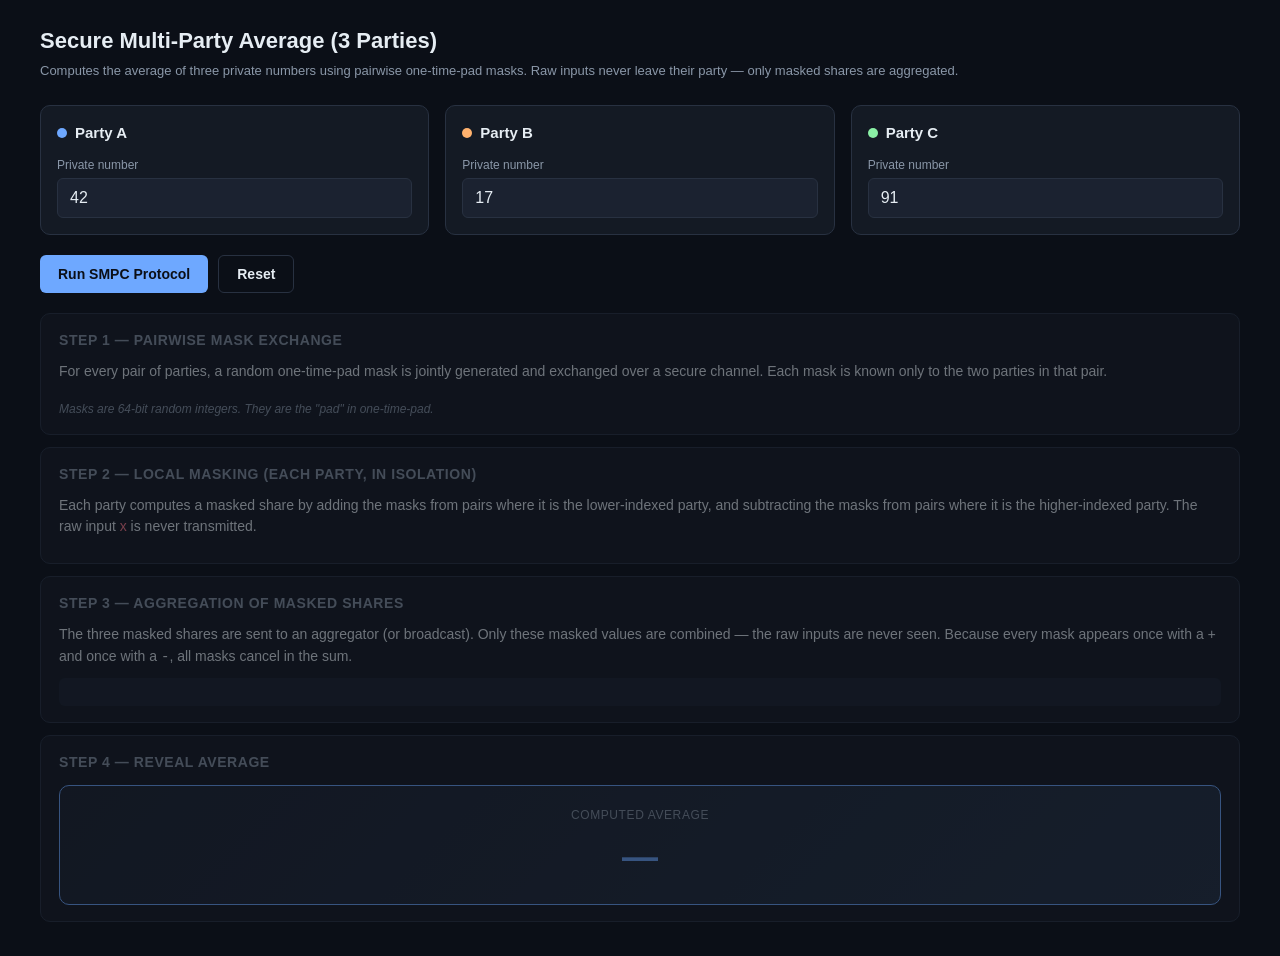
<file: index.html>
<!DOCTYPE html>
<html lang="en">
<head>
<meta charset="UTF-8">
<title>SMPC Average — Pairwise OTP Masking</title>
<style>
  :root {
    --bg: #0b0f17;
    --panel: #141a24;
    --panel-2: #1b2230;
    --border: #283141;
    --text: #e6edf3;
    --muted: #8a97a8;
    --accent-a: #6ea8ff;
    --accent-b: #ffb26e;
    --accent-c: #8af0a5;
    --danger: #ff7a8a;
    --ok: #69d58a;
  }
  * { box-sizing: border-box; }
  body {
    margin: 0;
    font-family: 'Segoe UI', -apple-system, BlinkMacSystemFont, sans-serif;
    background: var(--bg);
    color: var(--text);
    padding: 24px;
    line-height: 1.5;
  }
  h1 {
    margin: 0 0 4px;
    font-size: 22px;
    font-weight: 600;
  }
  .subtitle {
    color: var(--muted);
    font-size: 13px;
    margin-bottom: 24px;
  }
  .container { max-width: 1200px; margin: 0 auto; }

  .parties {
    display: grid;
    grid-template-columns: repeat(3, 1fr);
    gap: 16px;
    margin-bottom: 20px;
  }
  .party {
    background: var(--panel);
    border: 1px solid var(--border);
    border-radius: 10px;
    padding: 16px;
  }
  .party h2 {
    margin: 0 0 12px;
    font-size: 15px;
    display: flex;
    align-items: center;
    gap: 8px;
  }
  .dot {
    width: 10px; height: 10px; border-radius: 50%;
    display: inline-block;
  }
  .party.a .dot { background: var(--accent-a); }
  .party.b .dot { background: var(--accent-b); }
  .party.c .dot { background: var(--accent-c); }

  .party label { font-size: 12px; color: var(--muted); display:block; margin-bottom: 4px; }
  .party input[type=number] {
    width: 100%;
    padding: 10px 12px;
    background: var(--panel-2);
    border: 1px solid var(--border);
    border-radius: 6px;
    color: var(--text);
    font-size: 16px;
    font-family: inherit;
  }
  .party input[type=number]:focus {
    outline: none;
    border-color: var(--accent-a);
  }

  .actions {
    display: flex;
    gap: 10px;
    margin-bottom: 20px;
  }
  button {
    padding: 10px 18px;
    background: var(--accent-a);
    color: #0b0f17;
    border: none;
    border-radius: 6px;
    font-weight: 600;
    font-size: 14px;
    cursor: pointer;
    font-family: inherit;
  }
  button:hover { filter: brightness(1.1); }
  button.ghost {
    background: transparent;
    color: var(--text);
    border: 1px solid var(--border);
  }
  button:disabled { opacity: 0.4; cursor: not-allowed; }

  .step {
    background: var(--panel);
    border: 1px solid var(--border);
    border-radius: 10px;
    padding: 16px 18px;
    margin-bottom: 12px;
    opacity: 0.45;
    transition: opacity 0.3s;
  }
  .step.active { opacity: 1; border-color: var(--accent-a); }
  .step.done { opacity: 1; }
  .step h3 {
    margin: 0 0 10px;
    font-size: 14px;
    color: var(--muted);
    font-weight: 600;
    letter-spacing: 0.04em;
    text-transform: uppercase;
  }
  .step .body { font-size: 14px; }

  .mask-grid {
    display: grid;
    grid-template-columns: repeat(3, 1fr);
    gap: 12px;
    margin-top: 10px;
  }
  .mask-card {
    background: var(--panel-2);
    padding: 12px;
    border-radius: 6px;
    border: 1px solid var(--border);
  }
  .mask-card .pair {
    font-size: 12px;
    color: var(--muted);
    margin-bottom: 4px;
  }
  .mask-card .value {
    font-family: 'Consolas', monospace;
    font-size: 13px;
    word-break: break-all;
  }

  .share-grid {
    display: grid;
    grid-template-columns: repeat(3, 1fr);
    gap: 12px;
    margin-top: 10px;
  }
  .share-card {
    background: var(--panel-2);
    padding: 12px;
    border-radius: 6px;
    border: 1px solid var(--border);
  }
  .share-card.a { border-left: 3px solid var(--accent-a); }
  .share-card.b { border-left: 3px solid var(--accent-b); }
  .share-card.c { border-left: 3px solid var(--accent-c); }
  .share-card .label { font-size: 12px; color: var(--muted); margin-bottom: 6px; }
  .share-card .formula {
    font-family: 'Consolas', monospace;
    font-size: 12px;
    color: var(--muted);
    margin-bottom: 6px;
  }
  .share-card .value {
    font-family: 'Consolas', monospace;
    font-size: 14px;
    word-break: break-all;
  }
  .secret { color: var(--danger); }
  .masked { color: var(--ok); }

  .aggregate {
    background: var(--panel-2);
    padding: 14px;
    border-radius: 6px;
    font-family: 'Consolas', monospace;
    font-size: 13px;
    margin-top: 10px;
    word-break: break-all;
  }
  .aggregate .line { margin: 4px 0; }
  .aggregate .sum { color: var(--ok); font-weight: 600; }

  .result {
    background: linear-gradient(135deg, #1b2230 0%, #243144 100%);
    border: 1px solid var(--accent-a);
    border-radius: 10px;
    padding: 20px;
    margin-top: 12px;
    text-align: center;
  }
  .result .avg-label {
    font-size: 12px;
    color: var(--muted);
    text-transform: uppercase;
    letter-spacing: 0.05em;
  }
  .result .avg-value {
    font-size: 36px;
    font-weight: 700;
    margin-top: 6px;
    color: var(--accent-a);
  }

  .note {
    font-size: 12px;
    color: var(--muted);
    margin-top: 8px;
    font-style: italic;
  }
  .hidden { display: none; }
</style>
</head>
<body>
<div class="container">
  <h1>Secure Multi-Party Average (3 Parties)</h1>
  <div class="subtitle">Computes the average of three private numbers using pairwise one-time-pad masks. Raw inputs never leave their party — only masked shares are aggregated.</div>

  <div class="parties">
    <div class="party a">
      <h2><span class="dot"></span>Party A</h2>
      <label>Private number</label>
      <input type="number" id="inA" step="any" value="42">
    </div>
    <div class="party b">
      <h2><span class="dot"></span>Party B</h2>
      <label>Private number</label>
      <input type="number" id="inB" step="any" value="17">
    </div>
    <div class="party c">
      <h2><span class="dot"></span>Party C</h2>
      <label>Private number</label>
      <input type="number" id="inC" step="any" value="91">
    </div>
  </div>

  <div class="actions">
    <button id="runBtn">Run SMPC Protocol</button>
    <button id="resetBtn" class="ghost">Reset</button>
  </div>

  <div class="step" id="step1">
    <h3>Step 1 — Pairwise Mask Exchange</h3>
    <div class="body">
      For every pair of parties, a random one-time-pad mask is jointly generated and exchanged over a secure channel. Each mask is known only to the two parties in that pair.
      <div class="mask-grid" id="maskGrid"></div>
      <div class="note">Masks are 64-bit random integers. They are the "pad" in one-time-pad.</div>
    </div>
  </div>

  <div class="step" id="step2">
    <h3>Step 2 — Local Masking (each party, in isolation)</h3>
    <div class="body">
      Each party computes a masked share by adding the masks from pairs where it is the lower-indexed party, and subtracting the masks from pairs where it is the higher-indexed party. The raw input <span class="secret">x</span> is never transmitted.
      <div class="share-grid" id="shareGrid"></div>
    </div>
  </div>

  <div class="step" id="step3">
    <h3>Step 3 — Aggregation of Masked Shares</h3>
    <div class="body">
      The three masked shares are sent to an aggregator (or broadcast). Only these masked values are combined — the raw inputs are never seen. Because every mask appears once with a <code>+</code> and once with a <code>-</code>, all masks cancel in the sum.
      <div class="aggregate" id="aggregate"></div>
    </div>
  </div>

  <div class="step" id="step4">
    <h3>Step 4 — Reveal Average</h3>
    <div class="body">
      <div class="result">
        <div class="avg-label">Computed Average</div>
        <div class="avg-value" id="avgValue">—</div>
      </div>
    </div>
  </div>
</div>

<script>
  // --- Crypto-grade random 64-bit integer mask (signed, represented as BigInt) ---
  function randomMask() {
    const buf = new Uint32Array(2);
    crypto.getRandomValues(buf);
    // Combine into a 64-bit BigInt, then shift into signed range
    const unsigned = (BigInt(buf[0]) << 32n) | BigInt(buf[1]);
    // Treat the high bit as sign to get a signed 64-bit value
    return unsigned >= (1n << 63n) ? unsigned - (1n << 64n) : unsigned;
  }

  // We work in fixed-point: multiply floats by SCALE, do BigInt math, divide back.
  const SCALE = 1_000_000n; // 6 decimal places

  function toFixed(x) {
    return BigInt(Math.round(x * Number(SCALE)));
  }
  function fromFixed(b) {
    return Number(b) / Number(SCALE);
  }

  function fmtMask(b) {
    return b.toString();
  }

  const runBtn = document.getElementById('runBtn');
  const resetBtn = document.getElementById('resetBtn');

  function setStepActive(ids) {
    for (const id of ['step1', 'step2', 'step3', 'step4']) {
      const el = document.getElementById(id);
      el.classList.remove('active', 'done');
      if (ids.includes(id)) el.classList.add('done');
    }
  }

  async function delay(ms) { return new Promise(r => setTimeout(r, ms)); }

  async function run() {
    const xA = parseFloat(document.getElementById('inA').value);
    const xB = parseFloat(document.getElementById('inB').value);
    const xC = parseFloat(document.getElementById('inC').value);

    if ([xA, xB, xC].some(v => Number.isNaN(v))) {
      alert('Please enter a number for every party.');
      return;
    }

    runBtn.disabled = true;

    // === Step 1: Pairwise masks ===
    const rAB = randomMask();
    const rAC = randomMask();
    const rBC = randomMask();

    document.getElementById('maskGrid').innerHTML = `
      <div class="mask-card">
        <div class="pair">r<sub>AB</sub> — shared between A and B</div>
        <div class="value">${fmtMask(rAB)}</div>
      </div>
      <div class="mask-card">
        <div class="pair">r<sub>AC</sub> — shared between A and C</div>
        <div class="value">${fmtMask(rAC)}</div>
      </div>
      <div class="mask-card">
        <div class="pair">r<sub>BC</sub> — shared between B and C</div>
        <div class="value">${fmtMask(rBC)}</div>
      </div>
    `;
    document.getElementById('step1').classList.add('active');
    await delay(400);
    setStepActive(['step1']);

    // === Step 2: Masked shares ===
    // Convention: for pair (i, j) with i < j, party i adds r_ij, party j subtracts r_ij.
    //   s_A = x_A + r_AB + r_AC
    //   s_B = x_B - r_AB + r_BC
    //   s_C = x_C - r_AC - r_BC
    const xAf = toFixed(xA);
    const xBf = toFixed(xB);
    const xCf = toFixed(xC);

    const sA = xAf + rAB + rAC;
    const sB = xBf - rAB + rBC;
    const sC = xCf - rAC - rBC;

    document.getElementById('shareGrid').innerHTML = `
      <div class="share-card a">
        <div class="label">Party A's masked share</div>
        <div class="formula">s<sub>A</sub> = x<sub>A</sub> + r<sub>AB</sub> + r<sub>AC</sub></div>
        <div class="value">
          <span class="secret">[hidden x<sub>A</sub>]</span> + r<sub>AB</sub> + r<sub>AC</sub><br>
          = <span class="masked">${sA.toString()}</span>
        </div>
      </div>
      <div class="share-card b">
        <div class="label">Party B's masked share</div>
        <div class="formula">s<sub>B</sub> = x<sub>B</sub> − r<sub>AB</sub> + r<sub>BC</sub></div>
        <div class="value">
          <span class="secret">[hidden x<sub>B</sub>]</span> − r<sub>AB</sub> + r<sub>BC</sub><br>
          = <span class="masked">${sB.toString()}</span>
        </div>
      </div>
      <div class="share-card c">
        <div class="label">Party C's masked share</div>
        <div class="formula">s<sub>C</sub> = x<sub>C</sub> − r<sub>AC</sub> − r<sub>BC</sub></div>
        <div class="value">
          <span class="secret">[hidden x<sub>C</sub>]</span> − r<sub>AC</sub> − r<sub>BC</sub><br>
          = <span class="masked">${sC.toString()}</span>
        </div>
      </div>
    `;
    document.getElementById('step2').classList.add('active');
    await delay(600);
    setStepActive(['step1', 'step2']);

    // === Step 3: Aggregate masked shares ===
    const sum = sA + sB + sC; // All masks cancel mathematically

    document.getElementById('aggregate').innerHTML = `
      <div class="line">Aggregator receives only the masked shares:</div>
      <div class="line">  s<sub>A</sub> = <span class="masked">${sA.toString()}</span></div>
      <div class="line">  s<sub>B</sub> = <span class="masked">${sB.toString()}</span></div>
      <div class="line">  s<sub>C</sub> = <span class="masked">${sC.toString()}</span></div>
      <div class="line">&nbsp;</div>
      <div class="line">Sum = s<sub>A</sub> + s<sub>B</sub> + s<sub>C</sub></div>
      <div class="line">    = (x<sub>A</sub> + r<sub>AB</sub> + r<sub>AC</sub>) + (x<sub>B</sub> − r<sub>AB</sub> + r<sub>BC</sub>) + (x<sub>C</sub> − r<sub>AC</sub> − r<sub>BC</sub>)</div>
      <div class="line">    = x<sub>A</sub> + x<sub>B</sub> + x<sub>C</sub>   <span style="color:var(--muted)">(all masks cancel)</span></div>
      <div class="line sum">    = ${fromFixed(sum)}</div>
    `;
    document.getElementById('step3').classList.add('active');
    await delay(700);
    setStepActive(['step1', 'step2', 'step3']);

    // === Step 4: Reveal average ===
    const avg = fromFixed(sum) / 3;
    document.getElementById('avgValue').textContent = avg.toFixed(6).replace(/\.?0+$/, '');
    document.getElementById('step4').classList.add('active');

    runBtn.disabled = false;
  }

  function reset() {
    document.getElementById('maskGrid').innerHTML = '';
    document.getElementById('shareGrid').innerHTML = '';
    document.getElementById('aggregate').innerHTML = '';
    document.getElementById('avgValue').textContent = '—';
    for (const id of ['step1', 'step2', 'step3', 'step4']) {
      document.getElementById(id).classList.remove('active', 'done');
    }
  }

  runBtn.addEventListener('click', run);
  resetBtn.addEventListener('click', reset);
</script>
</body>
</html>
</file>
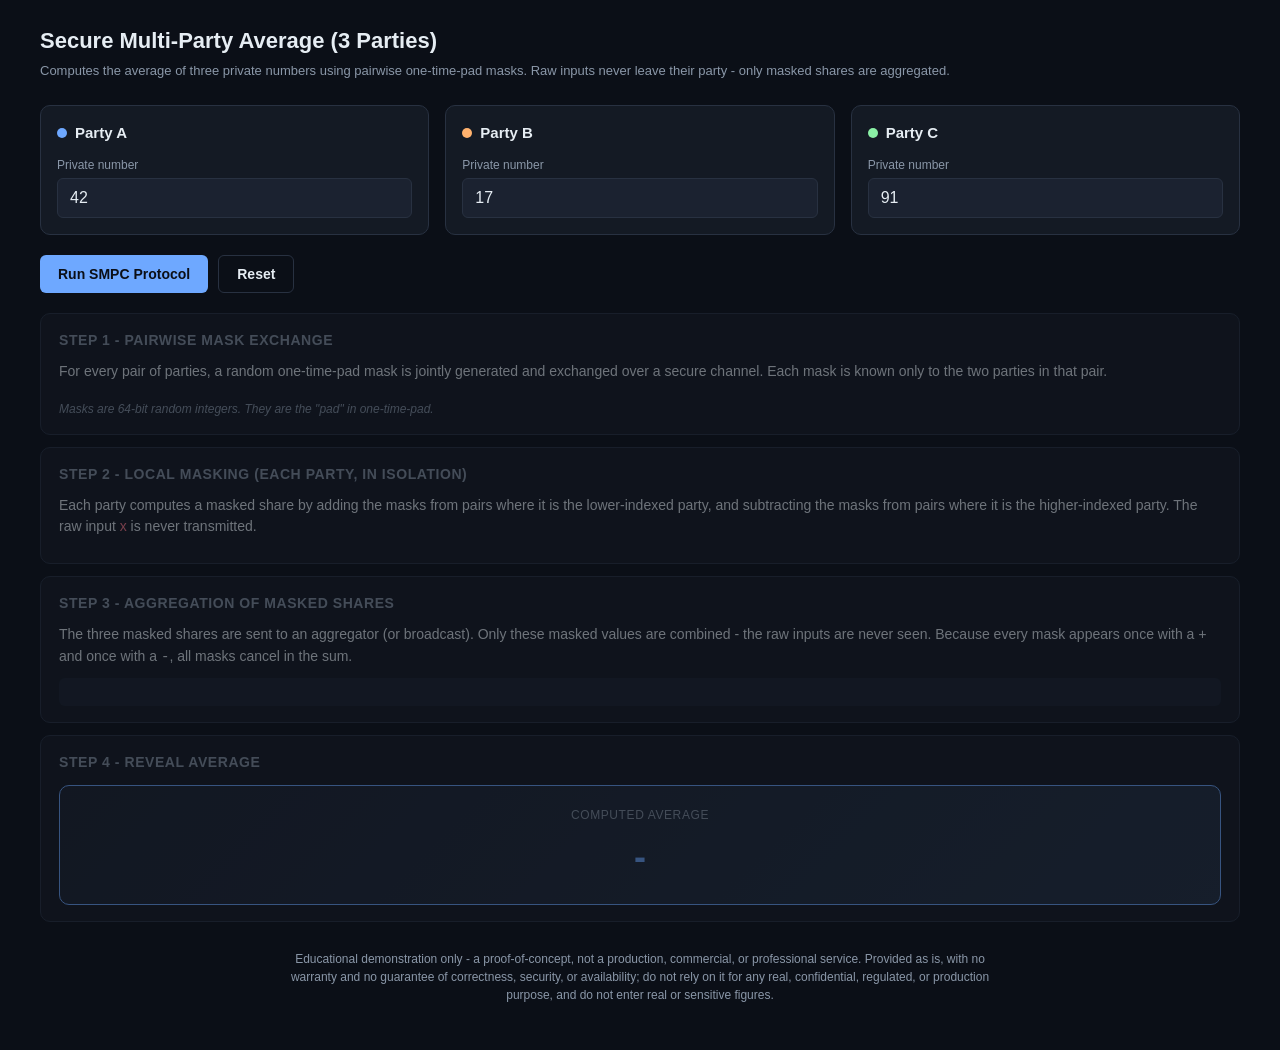
<file: examples/single-page-demo.html>
<!DOCTYPE html>
<html lang="en">
<head>
<meta charset="UTF-8">
<title>SMPC Average - Pairwise OTP Masking</title>
<style>
  :root {
    --bg: #0b0f17;
    --panel: #141a24;
    --panel-2: #1b2230;
    --border: #283141;
    --text: #e6edf3;
    --muted: #8a97a8;
    --accent-a: #6ea8ff;
    --accent-b: #ffb26e;
    --accent-c: #8af0a5;
    --danger: #ff7a8a;
    --ok: #69d58a;
  }
  * { box-sizing: border-box; }
  body {
    margin: 0;
    font-family: 'Segoe UI', -apple-system, BlinkMacSystemFont, sans-serif;
    background: var(--bg);
    color: var(--text);
    padding: 24px;
    line-height: 1.5;
  }
  h1 {
    margin: 0 0 4px;
    font-size: 22px;
    font-weight: 600;
  }
  .subtitle {
    color: var(--muted);
    font-size: 13px;
    margin-bottom: 24px;
  }
  .container { max-width: 1200px; margin: 0 auto; }

  .parties {
    display: grid;
    grid-template-columns: repeat(3, 1fr);
    gap: 16px;
    margin-bottom: 20px;
  }
  .party {
    background: var(--panel);
    border: 1px solid var(--border);
    border-radius: 10px;
    padding: 16px;
  }
  .party h2 {
    margin: 0 0 12px;
    font-size: 15px;
    display: flex;
    align-items: center;
    gap: 8px;
  }
  .dot {
    width: 10px; height: 10px; border-radius: 50%;
    display: inline-block;
  }
  .party.a .dot { background: var(--accent-a); }
  .party.b .dot { background: var(--accent-b); }
  .party.c .dot { background: var(--accent-c); }

  .party label { font-size: 12px; color: var(--muted); display:block; margin-bottom: 4px; }
  .party input[type=number] {
    width: 100%;
    padding: 10px 12px;
    background: var(--panel-2);
    border: 1px solid var(--border);
    border-radius: 6px;
    color: var(--text);
    font-size: 16px;
    font-family: inherit;
  }
  .party input[type=number]:focus {
    outline: none;
    border-color: var(--accent-a);
  }

  .actions {
    display: flex;
    gap: 10px;
    margin-bottom: 20px;
  }
  button {
    padding: 10px 18px;
    background: var(--accent-a);
    color: #0b0f17;
    border: none;
    border-radius: 6px;
    font-weight: 600;
    font-size: 14px;
    cursor: pointer;
    font-family: inherit;
  }
  button:hover { filter: brightness(1.1); }
  button.ghost {
    background: transparent;
    color: var(--text);
    border: 1px solid var(--border);
  }
  button:disabled { opacity: 0.4; cursor: not-allowed; }

  .step {
    background: var(--panel);
    border: 1px solid var(--border);
    border-radius: 10px;
    padding: 16px 18px;
    margin-bottom: 12px;
    opacity: 0.45;
    transition: opacity 0.3s;
  }
  .step.active { opacity: 1; border-color: var(--accent-a); }
  .step.done { opacity: 1; }
  .step h3 {
    margin: 0 0 10px;
    font-size: 14px;
    color: var(--muted);
    font-weight: 600;
    letter-spacing: 0.04em;
    text-transform: uppercase;
  }
  .step .body { font-size: 14px; }

  .mask-grid {
    display: grid;
    grid-template-columns: repeat(3, 1fr);
    gap: 12px;
    margin-top: 10px;
  }
  .mask-card {
    background: var(--panel-2);
    padding: 12px;
    border-radius: 6px;
    border: 1px solid var(--border);
  }
  .mask-card .pair {
    font-size: 12px;
    color: var(--muted);
    margin-bottom: 4px;
  }
  .mask-card .value {
    font-family: 'Consolas', monospace;
    font-size: 13px;
    word-break: break-all;
  }

  .share-grid {
    display: grid;
    grid-template-columns: repeat(3, 1fr);
    gap: 12px;
    margin-top: 10px;
  }
  .share-card {
    background: var(--panel-2);
    padding: 12px;
    border-radius: 6px;
    border: 1px solid var(--border);
  }
  .share-card.a { border-left: 3px solid var(--accent-a); }
  .share-card.b { border-left: 3px solid var(--accent-b); }
  .share-card.c { border-left: 3px solid var(--accent-c); }
  .share-card .label { font-size: 12px; color: var(--muted); margin-bottom: 6px; }
  .share-card .formula {
    font-family: 'Consolas', monospace;
    font-size: 12px;
    color: var(--muted);
    margin-bottom: 6px;
  }
  .share-card .value {
    font-family: 'Consolas', monospace;
    font-size: 14px;
    word-break: break-all;
  }
  .secret { color: var(--danger); }
  .masked { color: var(--ok); }

  .aggregate {
    background: var(--panel-2);
    padding: 14px;
    border-radius: 6px;
    font-family: 'Consolas', monospace;
    font-size: 13px;
    margin-top: 10px;
    word-break: break-all;
  }
  .aggregate .line { margin: 4px 0; }
  .aggregate .sum { color: var(--ok); font-weight: 600; }

  .result {
    background: linear-gradient(135deg, #1b2230 0%, #243144 100%);
    border: 1px solid var(--accent-a);
    border-radius: 10px;
    padding: 20px;
    margin-top: 12px;
    text-align: center;
  }
  .result .avg-label {
    font-size: 12px;
    color: var(--muted);
    text-transform: uppercase;
    letter-spacing: 0.05em;
  }
  .result .avg-value {
    font-size: 36px;
    font-weight: 700;
    margin-top: 6px;
    color: var(--accent-a);
  }

  .note {
    font-size: 12px;
    color: var(--muted);
    margin-top: 8px;
    font-style: italic;
  }
  .hidden { display: none; }
</style>
</head>
<body>
<div class="container">
  <h1>Secure Multi-Party Average (3 Parties)</h1>
  <div class="subtitle">Computes the average of three private numbers using pairwise one-time-pad masks. Raw inputs never leave their party - only masked shares are aggregated.</div>

  <div class="parties">
    <div class="party a">
      <h2><span class="dot"></span>Party A</h2>
      <label>Private number</label>
      <input type="number" id="inA" step="any" value="42">
    </div>
    <div class="party b">
      <h2><span class="dot"></span>Party B</h2>
      <label>Private number</label>
      <input type="number" id="inB" step="any" value="17">
    </div>
    <div class="party c">
      <h2><span class="dot"></span>Party C</h2>
      <label>Private number</label>
      <input type="number" id="inC" step="any" value="91">
    </div>
  </div>

  <div class="actions">
    <button id="runBtn">Run SMPC Protocol</button>
    <button id="resetBtn" class="ghost">Reset</button>
  </div>

  <div class="step" id="step1">
    <h3>Step 1 - Pairwise Mask Exchange</h3>
    <div class="body">
      For every pair of parties, a random one-time-pad mask is jointly generated and exchanged over a secure channel. Each mask is known only to the two parties in that pair.
      <div class="mask-grid" id="maskGrid"></div>
      <div class="note">Masks are 64-bit random integers. They are the "pad" in one-time-pad.</div>
    </div>
  </div>

  <div class="step" id="step2">
    <h3>Step 2 - Local Masking (each party, in isolation)</h3>
    <div class="body">
      Each party computes a masked share by adding the masks from pairs where it is the lower-indexed party, and subtracting the masks from pairs where it is the higher-indexed party. The raw input <span class="secret">x</span> is never transmitted.
      <div class="share-grid" id="shareGrid"></div>
    </div>
  </div>

  <div class="step" id="step3">
    <h3>Step 3 - Aggregation of Masked Shares</h3>
    <div class="body">
      The three masked shares are sent to an aggregator (or broadcast). Only these masked values are combined - the raw inputs are never seen. Because every mask appears once with a <code>+</code> and once with a <code>-</code>, all masks cancel in the sum.
      <div class="aggregate" id="aggregate"></div>
    </div>
  </div>

  <div class="step" id="step4">
    <h3>Step 4 - Reveal Average</h3>
    <div class="body">
      <div class="result">
        <div class="avg-label">Computed Average</div>
        <div class="avg-value" id="avgValue">-</div>
      </div>
    </div>
  </div>
</div>

<p style="max-width:760px;margin:28px auto 0;padding:0 24px 24px;font-size:12px;line-height:1.5;color:var(--muted);text-align:center;">Educational demonstration only - a proof-of-concept, not a production, commercial, or professional service. Provided as is, with no warranty and no guarantee of correctness, security, or availability; do not rely on it for any real, confidential, regulated, or production purpose, and do not enter real or sensitive figures.</p>

<script>
  // --- Crypto-grade random 64-bit integer mask (signed, represented as BigInt) ---
  function randomMask() {
    const buf = new Uint32Array(2);
    crypto.getRandomValues(buf);
    // Combine into a 64-bit BigInt, then shift into signed range
    const unsigned = (BigInt(buf[0]) << 32n) | BigInt(buf[1]);
    // Treat the high bit as sign to get a signed 64-bit value
    return unsigned >= (1n << 63n) ? unsigned - (1n << 64n) : unsigned;
  }

  // We work in fixed-point: multiply floats by SCALE, do BigInt math, divide back.
  const SCALE = 1_000_000n; // 6 decimal places

  function toFixed(x) {
    return BigInt(Math.round(x * Number(SCALE)));
  }
  function fromFixed(b) {
    return Number(b) / Number(SCALE);
  }

  function fmtMask(b) {
    return b.toString();
  }

  const runBtn = document.getElementById('runBtn');
  const resetBtn = document.getElementById('resetBtn');

  function setStepActive(ids) {
    for (const id of ['step1', 'step2', 'step3', 'step4']) {
      const el = document.getElementById(id);
      el.classList.remove('active', 'done');
      if (ids.includes(id)) el.classList.add('done');
    }
  }

  async function delay(ms) { return new Promise(r => setTimeout(r, ms)); }

  async function run() {
    const xA = parseFloat(document.getElementById('inA').value);
    const xB = parseFloat(document.getElementById('inB').value);
    const xC = parseFloat(document.getElementById('inC').value);

    if ([xA, xB, xC].some(v => Number.isNaN(v))) {
      alert('Please enter a number for every party.');
      return;
    }

    runBtn.disabled = true;

    // === Step 1: Pairwise masks ===
    const rAB = randomMask();
    const rAC = randomMask();
    const rBC = randomMask();

    document.getElementById('maskGrid').innerHTML = `
      <div class="mask-card">
        <div class="pair">r<sub>AB</sub> - shared between A and B</div>
        <div class="value">${fmtMask(rAB)}</div>
      </div>
      <div class="mask-card">
        <div class="pair">r<sub>AC</sub> - shared between A and C</div>
        <div class="value">${fmtMask(rAC)}</div>
      </div>
      <div class="mask-card">
        <div class="pair">r<sub>BC</sub> - shared between B and C</div>
        <div class="value">${fmtMask(rBC)}</div>
      </div>
    `;
    document.getElementById('step1').classList.add('active');
    await delay(400);
    setStepActive(['step1']);

    // === Step 2: Masked shares ===
    // Convention: for pair (i, j) with i < j, party i adds r_ij, party j subtracts r_ij.
    //   s_A = x_A + r_AB + r_AC
    //   s_B = x_B - r_AB + r_BC
    //   s_C = x_C - r_AC - r_BC
    const xAf = toFixed(xA);
    const xBf = toFixed(xB);
    const xCf = toFixed(xC);

    const sA = xAf + rAB + rAC;
    const sB = xBf - rAB + rBC;
    const sC = xCf - rAC - rBC;

    document.getElementById('shareGrid').innerHTML = `
      <div class="share-card a">
        <div class="label">Party A's masked share</div>
        <div class="formula">s<sub>A</sub> = x<sub>A</sub> + r<sub>AB</sub> + r<sub>AC</sub></div>
        <div class="value">
          <span class="secret">[hidden x<sub>A</sub>]</span> + r<sub>AB</sub> + r<sub>AC</sub><br>
          = <span class="masked">${sA.toString()}</span>
        </div>
      </div>
      <div class="share-card b">
        <div class="label">Party B's masked share</div>
        <div class="formula">s<sub>B</sub> = x<sub>B</sub> − r<sub>AB</sub> + r<sub>BC</sub></div>
        <div class="value">
          <span class="secret">[hidden x<sub>B</sub>]</span> − r<sub>AB</sub> + r<sub>BC</sub><br>
          = <span class="masked">${sB.toString()}</span>
        </div>
      </div>
      <div class="share-card c">
        <div class="label">Party C's masked share</div>
        <div class="formula">s<sub>C</sub> = x<sub>C</sub> − r<sub>AC</sub> − r<sub>BC</sub></div>
        <div class="value">
          <span class="secret">[hidden x<sub>C</sub>]</span> − r<sub>AC</sub> − r<sub>BC</sub><br>
          = <span class="masked">${sC.toString()}</span>
        </div>
      </div>
    `;
    document.getElementById('step2').classList.add('active');
    await delay(600);
    setStepActive(['step1', 'step2']);

    // === Step 3: Aggregate masked shares ===
    const sum = sA + sB + sC; // All masks cancel mathematically

    document.getElementById('aggregate').innerHTML = `
      <div class="line">Aggregator receives only the masked shares:</div>
      <div class="line">  s<sub>A</sub> = <span class="masked">${sA.toString()}</span></div>
      <div class="line">  s<sub>B</sub> = <span class="masked">${sB.toString()}</span></div>
      <div class="line">  s<sub>C</sub> = <span class="masked">${sC.toString()}</span></div>
      <div class="line">&nbsp;</div>
      <div class="line">Sum = s<sub>A</sub> + s<sub>B</sub> + s<sub>C</sub></div>
      <div class="line">    = (x<sub>A</sub> + r<sub>AB</sub> + r<sub>AC</sub>) + (x<sub>B</sub> − r<sub>AB</sub> + r<sub>BC</sub>) + (x<sub>C</sub> − r<sub>AC</sub> − r<sub>BC</sub>)</div>
      <div class="line">    = x<sub>A</sub> + x<sub>B</sub> + x<sub>C</sub>   <span style="color:var(--muted)">(all masks cancel)</span></div>
      <div class="line sum">    = ${fromFixed(sum)}</div>
    `;
    document.getElementById('step3').classList.add('active');
    await delay(700);
    setStepActive(['step1', 'step2', 'step3']);

    // === Step 4: Reveal average ===
    const avg = fromFixed(sum) / 3;
    document.getElementById('avgValue').textContent = avg.toFixed(6).replace(/\.?0+$/, '');
    document.getElementById('step4').classList.add('active');

    runBtn.disabled = false;
  }

  function reset() {
    document.getElementById('maskGrid').innerHTML = '';
    document.getElementById('shareGrid').innerHTML = '';
    document.getElementById('aggregate').innerHTML = '';
    document.getElementById('avgValue').textContent = '-';
    for (const id of ['step1', 'step2', 'step3', 'step4']) {
      document.getElementById(id).classList.remove('active', 'done');
    }
  }

  runBtn.addEventListener('click', run);
  resetBtn.addEventListener('click', reset);
</script>
</body>
</html>
</file>
